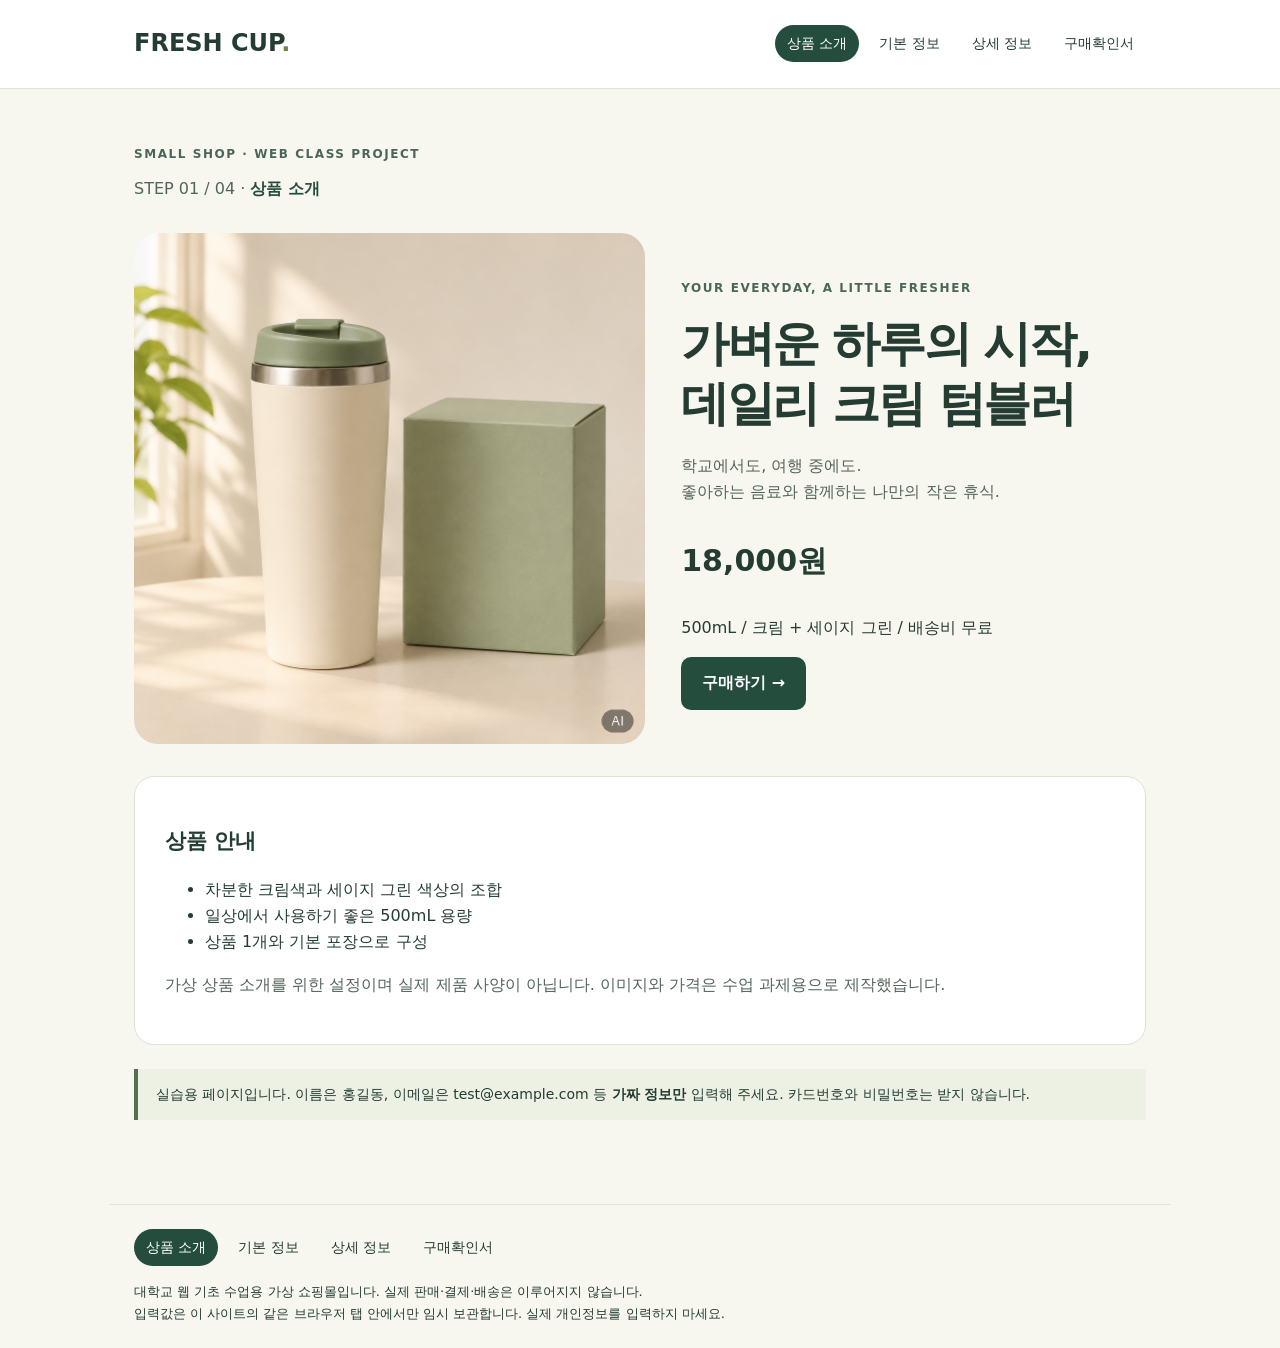
<file: index.html>
<!doctype html><html lang="ko"><head><meta charset="utf-8"><meta name="viewport" content="width=device-width,initial-scale=1"><title>상품 소개 | FRESH CUP</title><link rel="stylesheet" href="style.css"><script src="app.js" defer></script></head><body data-page="index.html"><header><div><a class="logo" href="index.html">FRESH CUP<span style="color:#708449">.</span></a><nav aria-label="페이지 메뉴"><a href="index.html" aria-current="page">상품 소개</a><a href="buyer.html" >기본 정보</a><a href="delivery.html" >상세 정보</a><a href="confirm.html" >구매확인서</a></nav></div></header><main><p class="eyebrow">SMALL SHOP · WEB CLASS PROJECT</p><p class="step">STEP 01 / 04 · <strong>상품 소개</strong></p><section class="hero"><img src="tumbler.jpg" alt="크림색 몸체와 세이지 그린 뚜껑의 텀블러, 초록색 포장 상자"><div><p class="eyebrow">YOUR EVERYDAY, A LITTLE FRESHER</p><h1>가벼운 하루의 시작,<br>데일리 크림 텀블러</h1><p class="muted">학교에서도, 여행 중에도.<br>좋아하는 음료와 함께하는 나만의 작은 휴식.</p><p class="price">18,000원</p><p>500mL / 크림 + 세이지 그린 / 배송비 무료</p><a class="btn" href="buyer.html">구매하기 →</a></div></section><section class="card" style="margin-top:32px"><h2>상품 안내</h2><ul><li>차분한 크림색과 세이지 그린 색상의 조합</li><li>일상에서 사용하기 좋은 500mL 용량</li><li>상품 1개와 기본 포장으로 구성</li></ul><p class="muted">가상 상품 소개를 위한 설정이며 실제 제품 사양이 아닙니다. 이미지와 가격은 수업 과제용으로 제작했습니다.</p></section><div class="notice">실습용 페이지입니다. 이름은 홍길동, 이메일은 test@example.com 등 <strong>가짜 정보만</strong> 입력해 주세요. 카드번호와 비밀번호는 받지 않습니다.</div></main><footer><nav aria-label="페이지 메뉴"><a href="index.html" aria-current="page">상품 소개</a><a href="buyer.html" >기본 정보</a><a href="delivery.html" >상세 정보</a><a href="confirm.html" >구매확인서</a></nav>대학교 웹 기초 수업용 가상 쇼핑몰입니다. 실제 판매·결제·배송은 이루어지지 않습니다.<br>입력값은 이 사이트의 같은 브라우저 탭 안에서만 임시 보관합니다. 실제 개인정보를 입력하지 마세요.</footer></body></html>
</file>
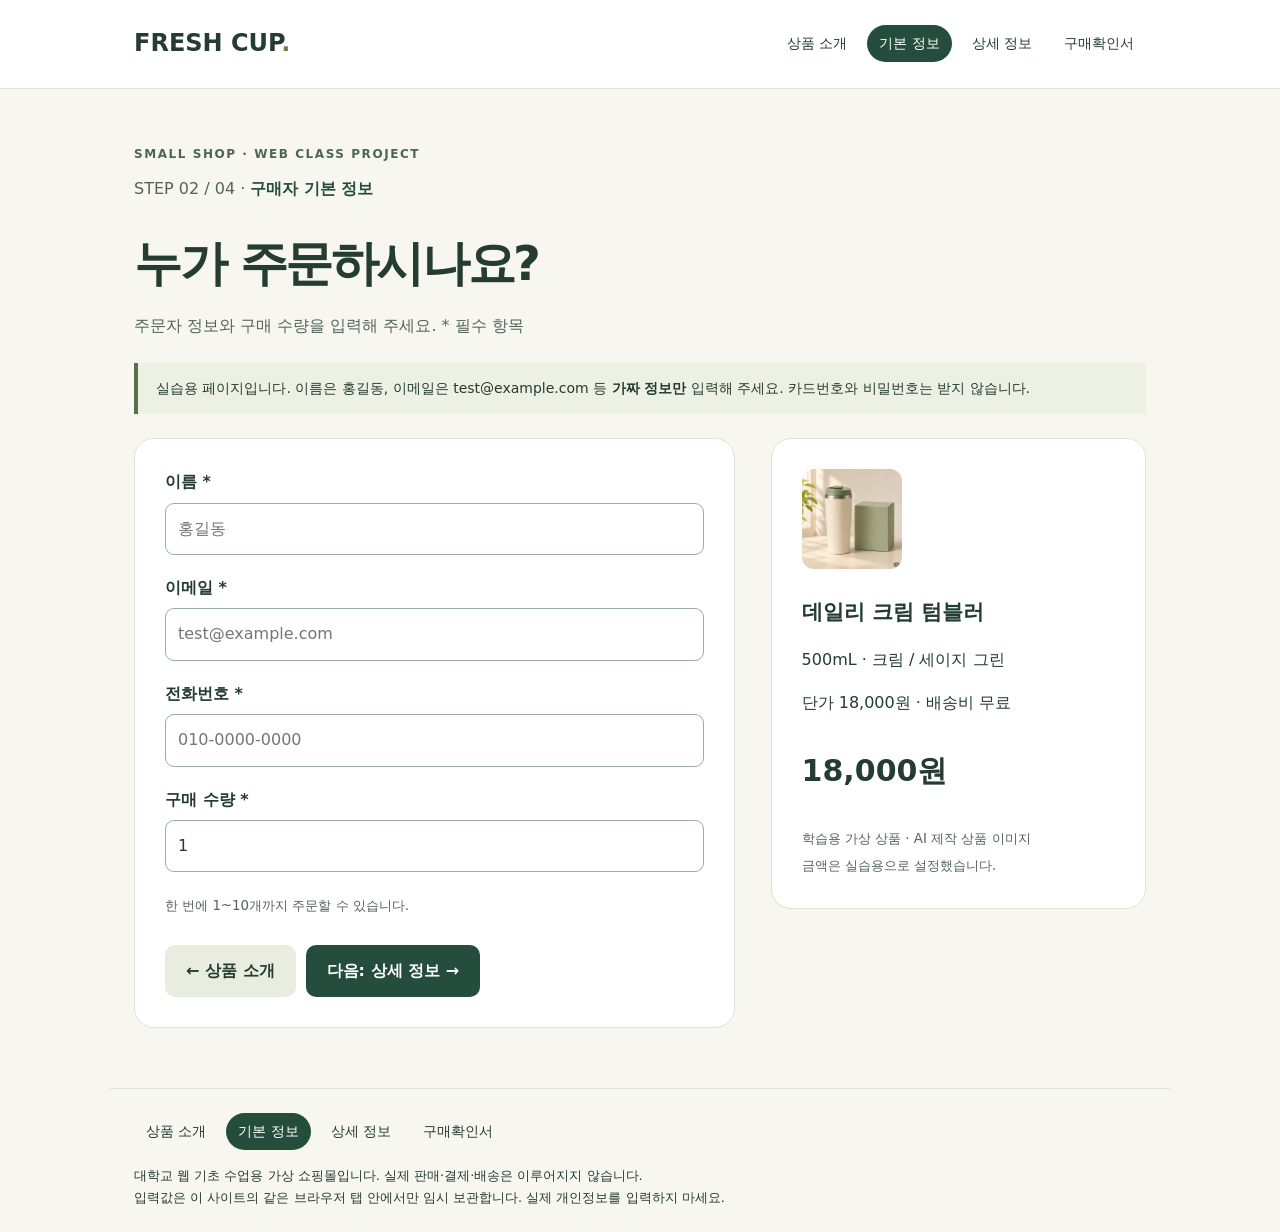
<file: buyer.html>
<!doctype html><html lang="ko"><head><meta charset="utf-8"><meta name="viewport" content="width=device-width,initial-scale=1"><title>구매자 기본 정보 | FRESH CUP</title><link rel="stylesheet" href="style.css"><script src="app.js" defer></script></head><body data-page="buyer.html"><header><div><a class="logo" href="index.html">FRESH CUP<span style="color:#708449">.</span></a><nav aria-label="페이지 메뉴"><a href="index.html" >상품 소개</a><a href="buyer.html" aria-current="page">기본 정보</a><a href="delivery.html" >상세 정보</a><a href="confirm.html" >구매확인서</a></nav></div></header><main><p class="eyebrow">SMALL SHOP · WEB CLASS PROJECT</p><p class="step">STEP 02 / 04 · <strong>구매자 기본 정보</strong></p><h1>누가 주문하시나요?</h1><p class="muted">주문자 정보와 구매 수량을 입력해 주세요. * 필수 항목</p><div class="notice">실습용 페이지입니다. 이름은 홍길동, 이메일은 test@example.com 등 <strong>가짜 정보만</strong> 입력해 주세요. 카드번호와 비밀번호는 받지 않습니다.</div><div class="layout"><form id="buyer-form" class="card" action="delivery.html" method="get"><div class="field"><label for="buyerName">이름 *</label><input type="text" id="buyerName" name="buyerName" required maxlength="40" placeholder="홍길동" autocomplete="off"></div><div class="field"><label for="email">이메일 *</label><input type="email" id="email" name="email" required maxlength="100" placeholder="test@example.com" autocomplete="off"></div><div class="field"><label for="phone">전화번호 *</label><input type="tel" id="phone" name="phone" required pattern="[0-9+() -]{9,20}" maxlength="20" placeholder="010-0000-0000" title="숫자와 하이픈 등을 사용해 9~20자로 입력해 주세요." autocomplete="off"></div><div class="field"><label for="quantity">구매 수량 *</label><input type="number" id="quantity" name="quantity" required min="1" max="10" step="1" value="1"></div><small>한 번에 1~10개까지 주문할 수 있습니다.</small><p class="status" id="status" role="alert"></p><div class="actions"><a class="btn secondary" href="index.html">← 상품 소개</a><button type="submit">다음: 상세 정보 →</button></div></form><aside class="card summary"><img src="tumbler.jpg" alt="세이지 그린 뚜껑의 크림색 텀블러"><h2>데일리 크림 텀블러</h2><p>500mL · 크림 / 세이지 그린</p><p>단가 18,000원 · 배송비 무료</p><p id="live-total" class="price">18,000원</p><small>학습용 가상 상품 · AI 제작 상품 이미지<br>금액은 실습용으로 설정했습니다.</small></aside></div></main><footer><nav aria-label="페이지 메뉴"><a href="index.html" >상품 소개</a><a href="buyer.html" aria-current="page">기본 정보</a><a href="delivery.html" >상세 정보</a><a href="confirm.html" >구매확인서</a></nav>대학교 웹 기초 수업용 가상 쇼핑몰입니다. 실제 판매·결제·배송은 이루어지지 않습니다.<br>입력값은 이 사이트의 같은 브라우저 탭 안에서만 임시 보관합니다. 실제 개인정보를 입력하지 마세요.</footer></body></html>
</file>
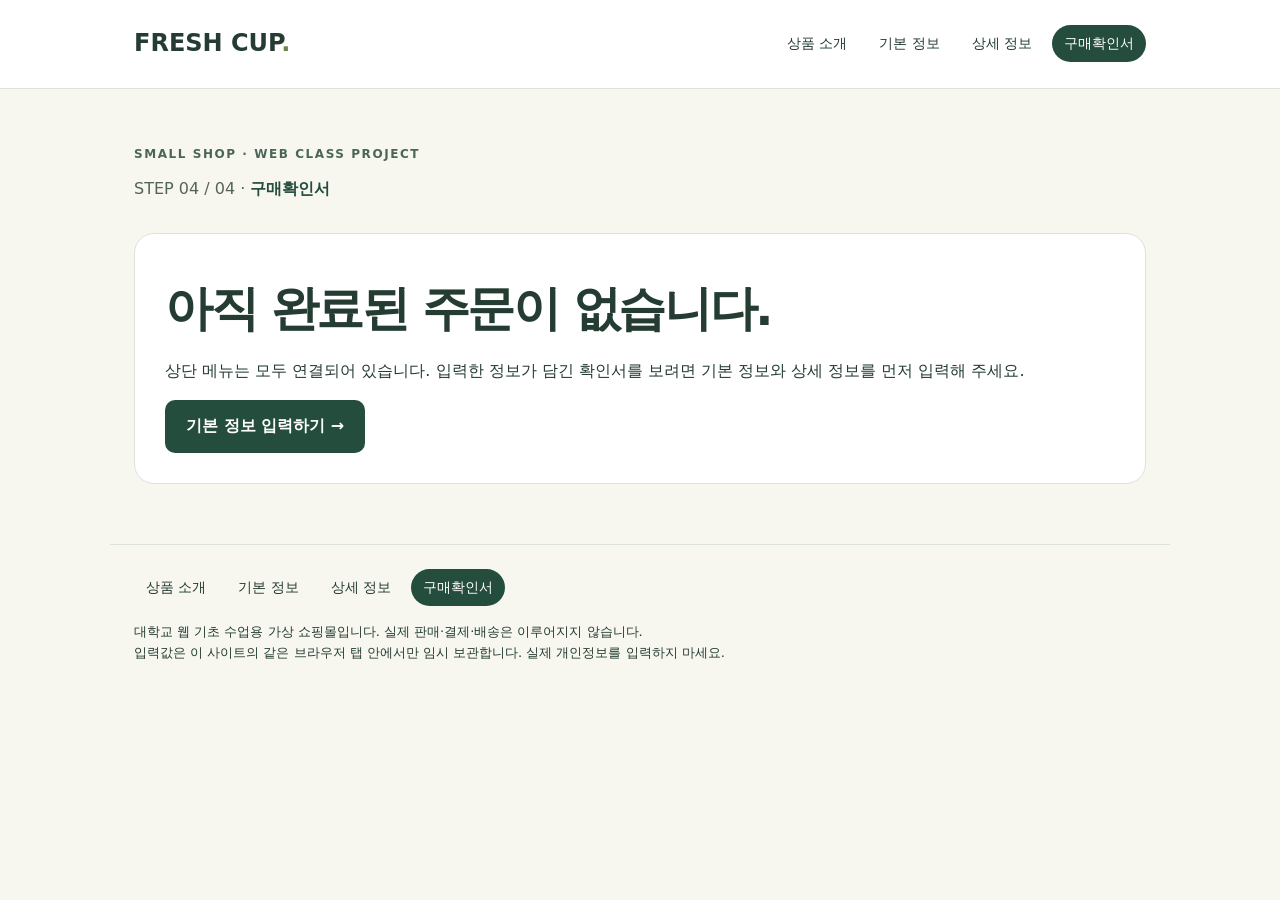
<file: confirm.html>
<!doctype html><html lang="ko"><head><meta charset="utf-8"><meta name="viewport" content="width=device-width,initial-scale=1"><title>구매확인서 | FRESH CUP</title><link rel="stylesheet" href="style.css"><script src="app.js" defer></script></head><body data-page="confirm.html"><header><div><a class="logo" href="index.html">FRESH CUP<span style="color:#708449">.</span></a><nav aria-label="페이지 메뉴"><a href="index.html" >상품 소개</a><a href="buyer.html" >기본 정보</a><a href="delivery.html" >상세 정보</a><a href="confirm.html" aria-current="page">구매확인서</a></nav></div></header><main><p class="eyebrow">SMALL SHOP · WEB CLASS PROJECT</p><p class="step">STEP 04 / 04 · <strong>구매확인서</strong></p><section id="empty-state" class="card"><h1>아직 완료된 주문이 없습니다.</h1><p>상단 메뉴는 모두 연결되어 있습니다. 입력한 정보가 담긴 확인서를 보려면 기본 정보와 상세 정보를 먼저 입력해 주세요.</p><a class="btn" href="buyer.html">기본 정보 입력하기 →</a></section><section id="receipt" class="card" hidden><div class="success" aria-hidden="true">✓</div><p class="eyebrow">DEMO ORDER RECEIVED</p><h1>주문이 접수되었습니다.</h1><p>감사합니다. 아래에서 구매확인서를 확인해 주세요.</p><p><strong>주문번호</strong> <span id="order-id"></span><br><strong>주문 일시</strong> <span id="order-date"></span></p><h2>구매 상품</h2><table><caption>주문 상품 및 금액</caption><thead><tr><th scope="col">상품</th><th scope="col">수량</th><th scope="col">금액</th></tr></thead><tbody><tr><td>데일리 크림 텀블러<br><small>500mL · 크림 / 세이지 그린</small></td><td id="out-quantity"></td><td id="out-subtotal"></td></tr></tbody></table><p>배송비: 무료</p><p class="total">총 결제 예정 금액 <span id="out-total"></span></p><h2>주문자 및 배송 정보</h2><dl><dt>주문자</dt><dd id="out-buyerName"></dd><dt>이메일</dt><dd id="out-email"></dd><dt>전화번호</dt><dd id="out-phone"></dd><dt>배송지</dt><dd id="out-address"></dd><dt>배송 요청</dt><dd id="out-memo"></dd><dt>결제 방법</dt><dd id="out-payment"></dd></dl><div class="notice">실습용 주문 접수 화면입니다. 실제 결제·주문 전송·배송은 진행되지 않습니다. 주문번호는 브라우저에서 만든 데모 번호이며 실제 주문번호가 아닙니다.</div><div class="actions"><button type="button" id="print">확인서 인쇄 / PDF 저장</button><a class="btn secondary" href="delivery.html">입력 정보 수정</a><button class="secondary" type="button" id="reset">입력 정보 지우고 새 주문</button></div></section></main><footer><nav aria-label="페이지 메뉴"><a href="index.html" >상품 소개</a><a href="buyer.html" >기본 정보</a><a href="delivery.html" >상세 정보</a><a href="confirm.html" aria-current="page">구매확인서</a></nav>대학교 웹 기초 수업용 가상 쇼핑몰입니다. 실제 판매·결제·배송은 이루어지지 않습니다.<br>입력값은 이 사이트의 같은 브라우저 탭 안에서만 임시 보관합니다. 실제 개인정보를 입력하지 마세요.</footer></body></html>
</file>
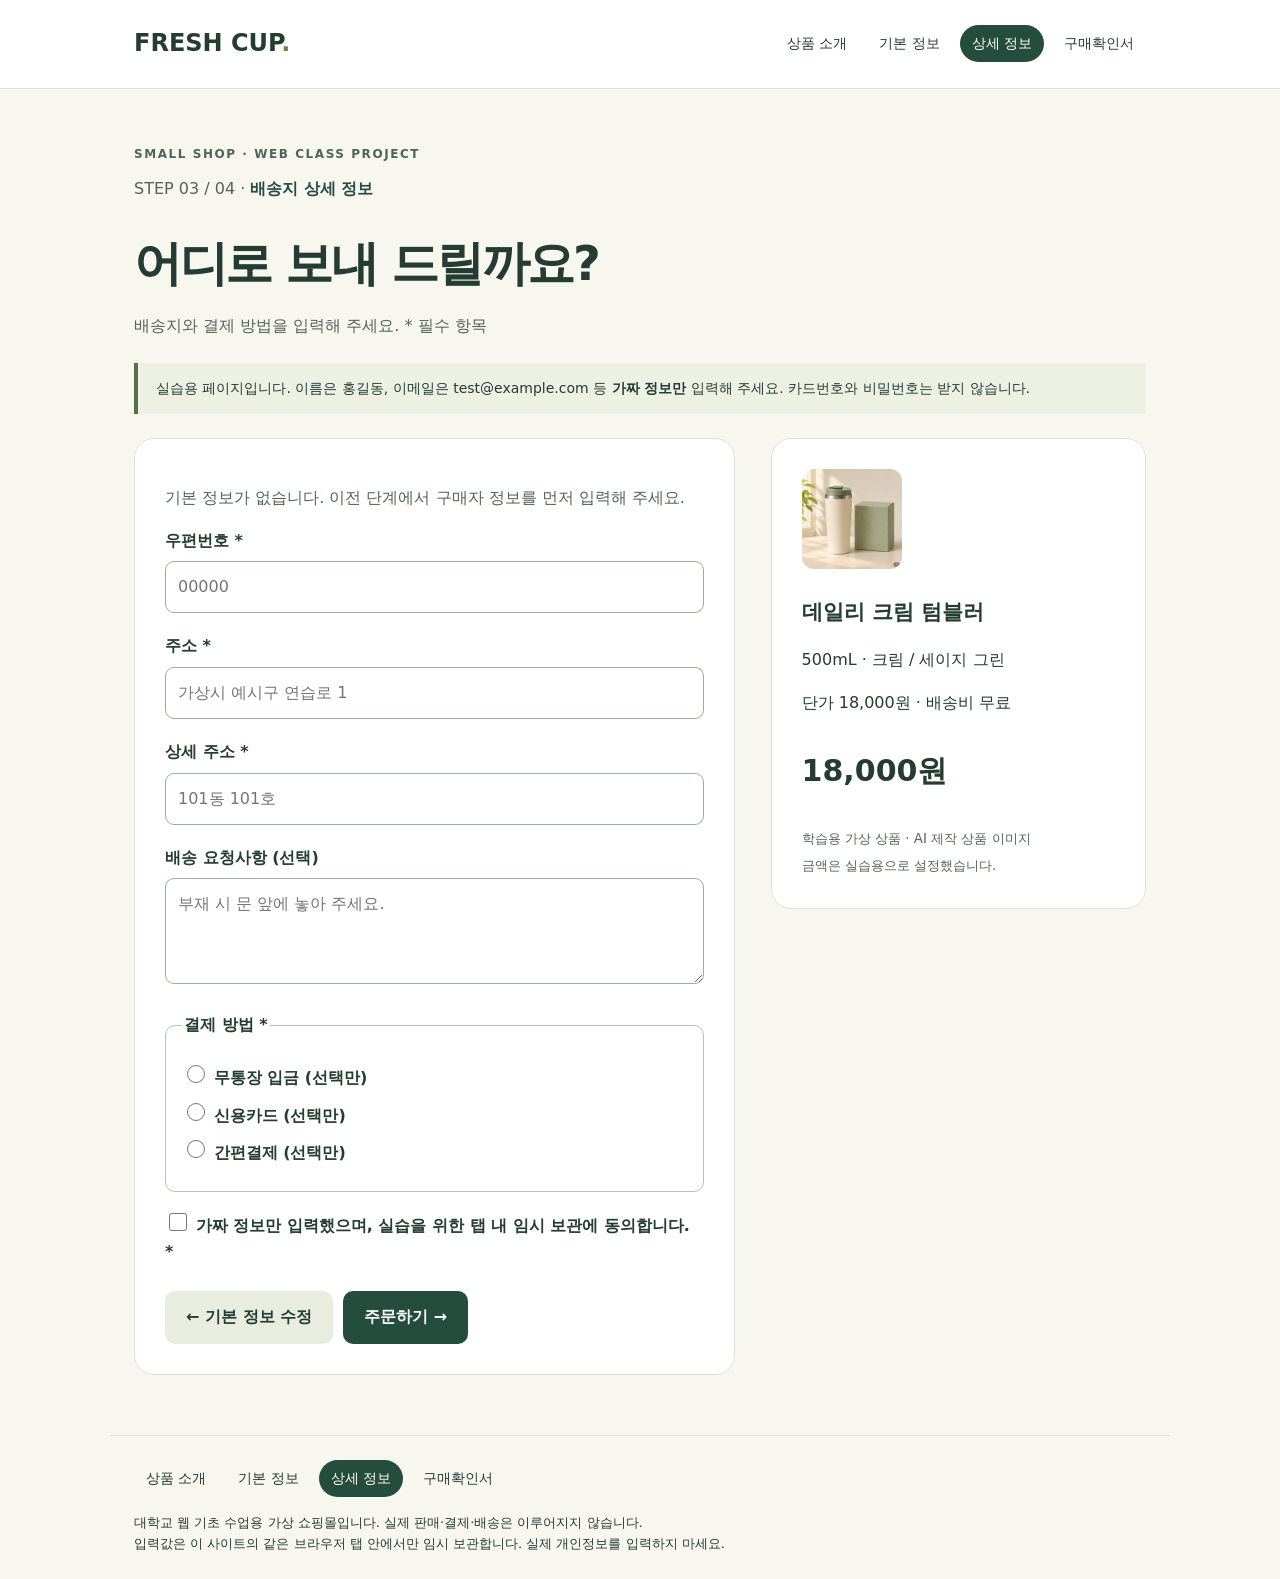
<file: delivery.html>
<!doctype html><html lang="ko"><head><meta charset="utf-8"><meta name="viewport" content="width=device-width,initial-scale=1"><title>배송지 상세 정보 | FRESH CUP</title><link rel="stylesheet" href="style.css"><script src="app.js" defer></script></head><body data-page="delivery.html"><header><div><a class="logo" href="index.html">FRESH CUP<span style="color:#708449">.</span></a><nav aria-label="페이지 메뉴"><a href="index.html" >상품 소개</a><a href="buyer.html" >기본 정보</a><a href="delivery.html" aria-current="page">상세 정보</a><a href="confirm.html" >구매확인서</a></nav></div></header><main><p class="eyebrow">SMALL SHOP · WEB CLASS PROJECT</p><p class="step">STEP 03 / 04 · <strong>배송지 상세 정보</strong></p><h1>어디로 보내 드릴까요?</h1><p class="muted">배송지와 결제 방법을 입력해 주세요. * 필수 항목</p><div class="notice">실습용 페이지입니다. 이름은 홍길동, 이메일은 test@example.com 등 <strong>가짜 정보만</strong> 입력해 주세요. 카드번호와 비밀번호는 받지 않습니다.</div><div class="layout"><form id="delivery-form" class="card" action="confirm.html" method="get"><p id="buyer-guide" class="muted"></p><div class="field"><label for="postcode">우편번호 *</label><input type="text" id="postcode" name="postcode" required inputmode="numeric" pattern="[0-9]{5}" maxlength="5" placeholder="00000" title="숫자 5자리를 입력해 주세요."></div><div class="field"><label for="address">주소 *</label><input type="text" id="address" name="address" required maxlength="150" placeholder="가상시 예시구 연습로 1"></div><div class="field"><label for="addressDetail">상세 주소 *</label><input type="text" id="addressDetail" name="addressDetail" required maxlength="100" placeholder="101동 101호"></div><div class="field"><label for="memo">배송 요청사항 (선택)</label><textarea id="memo" name="memo" rows="3" maxlength="200" placeholder="부재 시 문 앞에 놓아 주세요."></textarea></div><fieldset><legend>결제 방법 *</legend><label class="choice"><input type="radio" name="payment" value="무통장 입금" required> 무통장 입금 (선택만)</label><label class="choice"><input type="radio" name="payment" value="신용카드" required> 신용카드 (선택만)</label><label class="choice"><input type="radio" name="payment" value="간편결제" required> 간편결제 (선택만)</label></fieldset><label class="choice"><input type="checkbox" id="agree" name="agree" required> 가짜 정보만 입력했으며, 실습을 위한 탭 내 임시 보관에 동의합니다. *</label><p class="status" id="status" role="alert"></p><div class="actions"><a class="btn secondary" href="buyer.html">← 기본 정보 수정</a><button type="submit">주문하기 →</button></div></form><aside class="card summary"><img src="tumbler.jpg" alt="세이지 그린 뚜껑의 크림색 텀블러"><h2>데일리 크림 텀블러</h2><p>500mL · 크림 / 세이지 그린</p><p>단가 18,000원 · 배송비 무료</p><p id="live-total" class="price">18,000원</p><small>학습용 가상 상품 · AI 제작 상품 이미지<br>금액은 실습용으로 설정했습니다.</small></aside></div></main><footer><nav aria-label="페이지 메뉴"><a href="index.html" >상품 소개</a><a href="buyer.html" >기본 정보</a><a href="delivery.html" aria-current="page">상세 정보</a><a href="confirm.html" >구매확인서</a></nav>대학교 웹 기초 수업용 가상 쇼핑몰입니다. 실제 판매·결제·배송은 이루어지지 않습니다.<br>입력값은 이 사이트의 같은 브라우저 탭 안에서만 임시 보관합니다. 실제 개인정보를 입력하지 마세요.</footer></body></html>
</file>
<file: style.css>
*{box-sizing:border-box}body{margin:0;background:#f7f7f0;color:#243c32;font-family:system-ui,'Malgun Gothic',sans-serif;line-height:1.65}a{color:inherit}header{background:#fff;border-bottom:1px solid #dce3d7}header>div,main,footer{max-width:1060px;margin:auto;padding:24px}header>div{display:flex;justify-content:space-between;align-items:center;gap:20px;flex-wrap:wrap}.logo{text-decoration:none;font-size:24px;font-weight:850}nav{display:flex;gap:8px;flex-wrap:wrap}nav a{padding:7px 12px;text-decoration:none;font-size:14px;border-radius:30px}nav a[aria-current]{background:#244d3e;color:white}.eyebrow{letter-spacing:.13em;font-size:12px;font-weight:800;color:#4b6658}h1{font-size:clamp(30px,5vw,48px);line-height:1.25;letter-spacing:-.05em;margin:14px 0 20px}h2{font-size:21px}main{padding-top:44px;padding-bottom:60px}.notice{background:#edf1e4;border-left:4px solid #54714c;padding:14px 18px;font-size:14px;margin:24px 0}.hero,.layout{display:grid;grid-template-columns:1.1fr 1fr;gap:36px;align-items:center}.hero img{width:100%;border-radius:24px}.card{background:white;padding:30px;border:1px solid #dce3d7;border-radius:20px}.price{font-size:30px;font-weight:800}.muted,small{color:#53645a}.btn,button{display:inline-block;border:0;border-radius:10px;background:#244d3e;color:white;padding:13px 21px;text-decoration:none;font:inherit;font-weight:700;cursor:pointer}.secondary{background:#e8eddf;color:#243c32}.actions{display:flex;gap:10px;flex-wrap:wrap;margin-top:26px}.field{margin-bottom:20px}label,legend{font-weight:650}input:not([type=radio]):not([type=checkbox]),select,textarea{width:100%;padding:12px;border:1px solid #9cae9f;border-radius:9px;background:white;color:#243c32;font:inherit;margin-top:7px}input[type=radio],input[type=checkbox]{accent-color:#244d3e;width:18px;height:18px}fieldset{border:1px solid #b6c3b5;border-radius:10px;padding:16px;margin:18px 0}.choice{display:block;margin:8px 0}.two{display:grid;grid-template-columns:1fr 1fr;gap:18px}.step{color:#53645a;margin:0 0 30px}.step strong{color:#244d3e}.summary{align-self:start;position:sticky;top:25px}.summary img{width:100px;height:100px;object-fit:cover;border-radius:12px}.layout{grid-template-columns:1.6fr 1fr;align-items:start}table{border-collapse:collapse;width:100%;margin:20px 0}th,td{text-align:left;border-bottom:1px solid #dce3d7;padding:13px 9px;overflow-wrap:anywhere}dl{display:grid;grid-template-columns:110px 1fr;gap:15px}dt{font-weight:700}dd{margin:0;overflow-wrap:anywhere;white-space:pre-wrap}.total{text-align:right;font-size:25px;font-weight:800}.success{width:55px;height:55px;background:#e8eddf;border-radius:50%;display:grid;place-items:center;font-size:30px}.status{color:#9b2e24;font-weight:650}footer{border-top:1px solid #dce3d7;font-size:13px}footer nav{margin-bottom:15px}button:focus-visible,a:focus-visible,input:focus-visible,select:focus-visible,textarea:focus-visible{outline:3px solid #9a761c;outline-offset:3px}[hidden]{display:none!important}@media(max-width:720px){.hero,.layout,.two{grid-template-columns:1fr}.hero{gap:20px}.card{padding:22px}header>div,main,footer{padding-left:20px;padding-right:20px}nav a{padding:6px 9px}.summary{position:static}dl{grid-template-columns:85px 1fr}h1{font-size:34px}}@media print{header,footer,.actions,.notice,.step{display:none}body{background:white}main{padding:0}.card{border:0;padding:0}h1{font-size:30px}}
</file>
